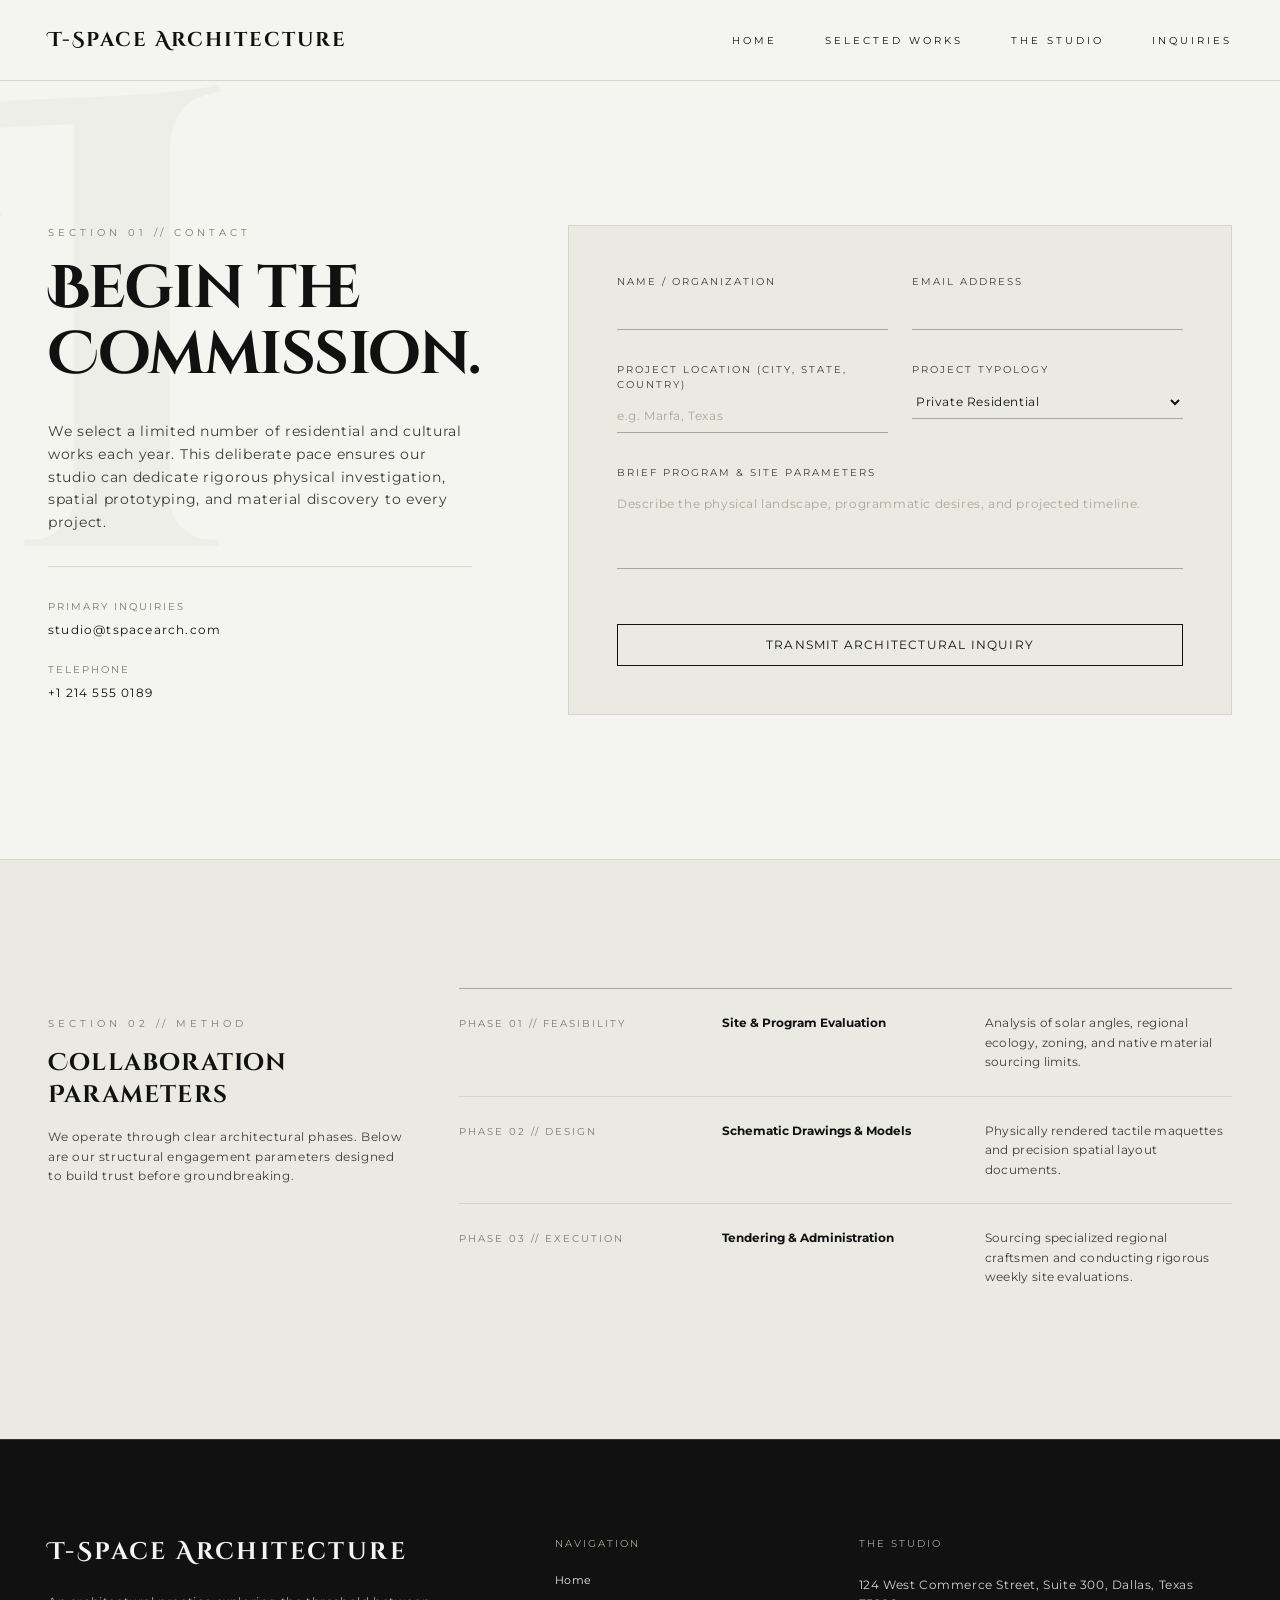
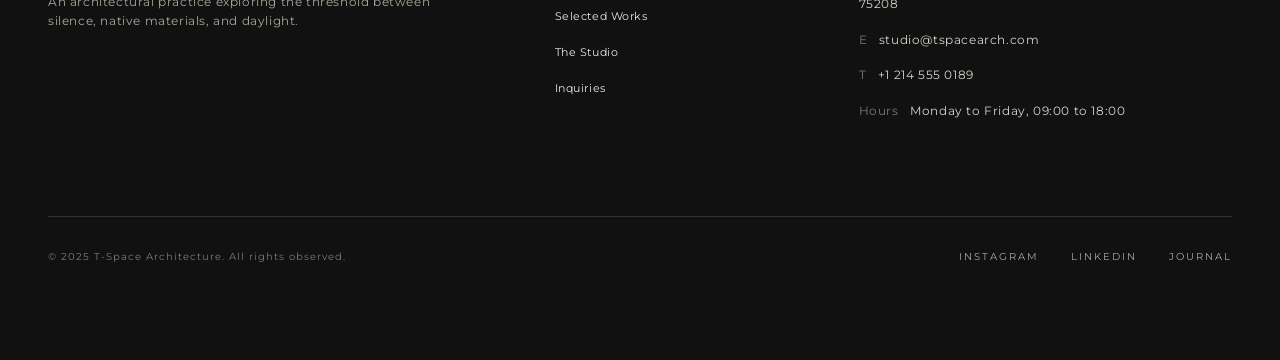
<file: contact.html>
<!DOCTYPE html>
<html lang="en">
<head>
<meta charset="utf-8">
<meta name="viewport" content="width=device-width, initial-scale=1">
<title>Inquiries | T-Space Architecture</title>
<meta name="description" content="Initiate an architectural commission. Share your site parameters, program requirements, and vision with our studio.">
<link rel="canonical" href="https://t-space-2c9a.sites.tibly.ai/contact">
<meta property="og:type" content="website">
<meta property="og:url" content="https://t-space-2c9a.sites.tibly.ai/contact">
<meta property="og:site_name" content="T-Space Architecture">
<meta property="og:title" content="Inquiries | T-Space Architecture">
<meta property="og:description" content="Initiate an architectural commission. Share your site parameters, program requirements, and vision with our studio.">
<meta name="twitter:card" content="summary_large_image">
<link rel="icon" href="/favicon.svg" type="image/svg+xml">
<link rel="preconnect" href="https://fonts.googleapis.com">
<link rel="preconnect" href="https://fonts.gstatic.com" crossorigin>
<link href="https://fonts.googleapis.com/css2?family=Cinzel+Decorative:wght@400;700&family=Montserrat:wght@300;400;500;600&display=swap" rel="stylesheet">
<link rel="stylesheet" href="/styles.css">
</head>
<body>
<!-- block:header -->
<header class="bg-brand-100 border-b border-brand-300 sticky top-0 z-50">
  <div class="max-w-7xl mx-auto px-6 lg:px-12 h-20 flex items-center justify-between">
    <div class="flex items-baseline gap-1">
      <a href="/" class="font-display text-lg lg:text-xl font-bold tracking-widest text-ink hover:opacity-80 transition-opacity" data-tibly-field="business-name">
        T-Space Architecture
      </a>
    </div>
    
    <nav class="hidden md:flex items-center space-x-12">
      <a href="/" class="font-body text-[10px] tracking-[0.3em] uppercase text-ink hover:text-brand-500 transition-colors py-2">Home</a>
      <a href="/portfolio" class="font-body text-[10px] tracking-[0.3em] uppercase text-ink hover:text-brand-500 transition-colors py-2">Selected Works</a>
      <a href="/studio" class="font-body text-[10px] tracking-[0.3em] uppercase text-ink hover:text-brand-500 transition-colors py-2">The Studio</a>
      <a href="/contact" class="font-body text-[10px] tracking-[0.3em] uppercase text-ink hover:text-brand-500 transition-colors py-2">Inquiries</a>
    </nav>

    <!-- Mobile Menu Button (Triggered via peer toggle or CSS fallback pattern) -->
    <div class="md:hidden flex items-center">
      <label for="mobile-menu-toggle" class="cursor-pointer font-body text-[10px] tracking-[0.2em] uppercase text-ink py-2">
        Menu
      </label>
    </div>
  </div>
  
  <!-- CSS-Only Mobile Navigation Drawer -->
  <input type="checkbox" id="mobile-menu-toggle" class="peer hidden" />
  <div class="peer-checked:grid grid-rows-[1fr] grid hidden md:hidden transition-all duration-300 ease-in-out border-t border-brand-300 bg-brand-200">
    <div class="overflow-hidden">
      <nav class="flex flex-col space-y-6 px-6 py-8">
        <a href="/" class="font-body text-[10px] tracking-[0.3em] uppercase text-ink">Home</a>
        <a href="/portfolio" class="font-body text-[10px] tracking-[0.3em] uppercase text-ink">Selected Works</a>
        <a href="/studio" class="font-body text-[10px] tracking-[0.3em] uppercase text-ink">The Studio</a>
        <a href="/contact" class="font-body text-[10px] tracking-[0.3em] uppercase text-ink">Inquiries</a>
      </nav>
    </div>
  </div>
</header>
<!-- /block:header -->
<!-- block:contact-cta -->
<section class="relative bg-brand-100 py-24 lg:py-36 overflow-hidden border-b border-brand-300" data-block="contact-cta">
  <!-- Memorable Move: Giant typographic background letter & editorial asymmetric split -->
  <div class="absolute -top-12 -left-12 pointer-events-none select-none">
    <span class="font-display text-[22rem] lg:text-[40rem] leading-none text-brand-200/50 font-bold tracking-tighter">I</span>
  </div>

  <div class="relative max-w-7xl mx-auto px-6 lg:px-12 grid grid-cols-1 lg:grid-cols-12 gap-16 items-start">
    
    <!-- Left Column: Editorial Intro -->
    <div class="lg:col-span-5 space-y-8 lg:pr-8">
      <div class="space-y-4">
        <span class="font-body text-[10px] tracking-[0.4em] uppercase text-brand-500 block">Section 01 // Contact</span>
        <h1 class="font-display text-4xl lg:text-6xl font-bold tracking-tight text-ink leading-[1.1]">
          Begin the<br>Commission.
        </h1>
      </div>
      
      <p class="font-body text-xs lg:text-sm text-brand-700 tracking-wider leading-relaxed max-w-md">
        We select a limited number of residential and cultural works each year. This deliberate pace ensures our studio can dedicate rigorous physical investigation, spatial prototyping, and material discovery to every project.
      </p>

      <div class="pt-8 border-t border-brand-300 space-y-6">
        <div>
          <h2 class="font-body text-[10px] tracking-[0.2em] uppercase text-brand-500 mb-2">Primary Inquiries</h2>
          <p class="font-body text-xs text-ink tracking-widest">
            <a href="mailto:studio@tspacearch.com" data-tibly-field="email" class="hover:underline">studio@tspacearch.com</a>
          </p>
        </div>
        <div>
          <h2 class="font-body text-[10px] tracking-[0.2em] uppercase text-brand-500 mb-2">Telephone</h2>
          <p class="font-body text-xs text-ink tracking-widest">
            <a href="tel:+12145550189" data-tibly-field="phone" class="hover:underline">+1 214 555 0189</a>
          </p>
        </div>
      </div>
    </div>

    <!-- Right Column: Structured Architecture Intake Form -->
    <div class="lg:col-span-7 bg-brand-200 p-8 lg:p-12 border border-brand-300">
      <form method="POST" action="https://api.tibly.ai/api/public/site-forms" class="space-y-8">
        <input type="hidden" name="_page" value="/contact">
        <input type="text" name="_gotcha" class="hidden" tabindex="-1" autocomplete="off" aria-hidden="true">

        <div class="grid grid-cols-1 md:grid-cols-2 gap-6">
          <div class="space-y-2">
            <label for="name" class="font-body text-[10px] tracking-[0.2em] uppercase text-brand-700 block">Name / Organization</label>
            <input type="text" id="name" name="name" required class="w-full bg-transparent border-b border-brand-400 focus:border-ink py-2 text-xs font-body tracking-wider text-ink focus:outline-none transition-colors">
          </div>
          <div class="space-y-2">
            <label for="email" class="font-body text-[10px] tracking-[0.2em] uppercase text-brand-700 block">Email Address</label>
            <input type="email" id="email" name="email" required class="w-full bg-transparent border-b border-brand-400 focus:border-ink py-2 text-xs font-body tracking-wider text-ink focus:outline-none transition-colors">
          </div>
        </div>

        <div class="grid grid-cols-1 md:grid-cols-2 gap-6">
          <div class="space-y-2">
            <label for="location" class="font-body text-[10px] tracking-[0.2em] uppercase text-brand-700 block">Project Location (City, State, Country)</label>
            <input type="text" id="location" name="location" placeholder="e.g. Marfa, Texas" class="w-full bg-transparent border-b border-brand-400 focus:border-ink py-2 text-xs font-body tracking-wider text-ink focus:outline-none placeholder-brand-400 transition-colors">
          </div>
          <div class="space-y-2">
            <label for="typology" class="font-body text-[10px] tracking-[0.2em] uppercase text-brand-700 block">Project Typology</label>
            <select id="typology" name="typology" class="w-full bg-transparent border-b border-brand-400 focus:border-ink py-2 text-xs font-body tracking-wider text-ink focus:outline-none transition-colors">
              <option value="residential" class="bg-brand-200">Private Residential</option>
              <option value="cultural" class="bg-brand-200">Cultural & Institutional</option>
              <option value="restoration" class="bg-brand-200">Restoration & Adaptive Reuse</option>
              <option value="other" class="bg-brand-200">Other Typology</option>
            </select>
          </div>
        </div>

        <div class="space-y-2">
          <label for="message" class="font-body text-[10px] tracking-[0.2em] uppercase text-brand-700 block">Brief Program & Site Parameters</label>
          <textarea id="message" name="message" rows="4" placeholder="Describe the physical landscape, programmatic desires, and projected timeline." class="w-full bg-transparent border-b border-brand-400 focus:border-ink py-2 text-xs font-body tracking-wider text-ink focus:outline-none placeholder-brand-400 transition-colors resize-none"></textarea>
        </div>

        <div class="pt-4">
          <button type="submit" class="btn w-full text-center">
            Transmit Architectural Inquiry
          </button>
        </div>
      </form>
    </div>

  </div>
</section>
<!-- /block:contact-cta -->
<!-- block:spec-table -->
<section class="bg-brand-200 py-20 lg:py-32" data-block="spec-table">
  <div class="max-w-7xl mx-auto px-6 lg:px-12">
    
    <!-- Grid layout breaking the center default -->
    <div class="grid grid-cols-1 lg:grid-cols-12 gap-12 items-baseline">
      
      <!-- Tiny navigation style header on the left -->
      <div class="lg:col-span-4 space-y-4">
        <span class="font-body text-[10px] tracking-[0.4em] uppercase text-brand-500 block">Section 02 // Method</span>
        <h2 class="font-display text-2xl font-bold tracking-wider text-ink">Collaboration Parameters</h2>
        <p class="font-body text-xs text-brand-700 tracking-wider leading-relaxed max-w-sm">
          We operate through clear architectural phases. Below are our structural engagement parameters designed to build trust before groundbreaking.
        </p>
      </div>

      <!-- Detail spec table on the right -->
      <div class="lg:col-span-8 border-t border-brand-400">
        <div class="divide-y divide-brand-300">
          
          <div class="py-6 grid grid-cols-1 md:grid-cols-3 gap-4 items-baseline">
            <span class="font-body text-[10px] tracking-[0.2em] uppercase text-brand-500">Phase 01 // Feasibility</span>
            <span class="font-body text-xs font-bold text-ink md:col-span-1">Site & Program Evaluation</span>
            <p class="font-body text-xs text-brand-700 leading-relaxed tracking-wide md:col-span-1">
              Analysis of solar angles, regional ecology, zoning, and native material sourcing limits.
            </p>
          </div>

          <div class="py-6 grid grid-cols-1 md:grid-cols-3 gap-4 items-baseline">
            <span class="font-body text-[10px] tracking-[0.2em] uppercase text-brand-500">Phase 02 // Design</span>
            <span class="font-body text-xs font-bold text-ink md:col-span-1">Schematic Drawings & Models</span>
            <p class="font-body text-xs text-brand-700 leading-relaxed tracking-wide md:col-span-1">
              Physically rendered tactile maquettes and precision spatial layout documents.
            </p>
          </div>

          <div class="py-6 grid grid-cols-1 md:grid-cols-3 gap-4 items-baseline">
            <span class="font-body text-[10px] tracking-[0.2em] uppercase text-brand-500">Phase 03 // Execution</span>
            <span class="font-body text-xs font-bold text-ink md:col-span-1">Tendering & Administration</span>
            <p class="font-body text-xs text-brand-700 leading-relaxed tracking-wide md:col-span-1">
              Sourcing specialized regional craftsmen and conducting rigorous weekly site evaluations.
            </p>
          </div>

        </div>
      </div>

    </div>

  </div>
</section>
<!-- /block:spec-table -->
<!-- block:footer -->
<footer class="bg-brand-900 text-brand-100 border-t border-brand-800">
  <div class="max-w-7xl mx-auto px-6 lg:px-12 py-16 lg:py-24">
    <!-- Main Footer Grid -->
    <div class="grid grid-cols-1 md:grid-cols-12 gap-12 lg:gap-8 items-start mb-16 lg:mb-24">
      
      <!-- Column 1: Brand & Identity -->
      <div class="md:col-span-4 lg:col-span-5 space-y-6">
        <h3 class="font-display text-xl lg:text-2xl font-bold tracking-widest" data-tibly-field="business-name">
          T-Space Architecture
        </h3>
        <p class="font-body text-xs text-brand-400 max-w-sm leading-relaxed tracking-wider">
          An architectural practice exploring the threshold between silence, native materials, and daylight.
        </p>
      </div>

      <!-- Column 2: Navigation Links -->
      <div class="md:col-span-3 lg:col-span-3 space-y-4">
        <h4 class="font-body text-[10px] tracking-[0.2em] uppercase text-brand-400">Navigation</h4>
        <ul class="space-y-3">
          <li><a href="/" class="font-body text-[11px] tracking-wider text-brand-200 hover:text-brand-100 transition-colors">Home</a></li>
          <li><a href="/portfolio" class="font-body text-[11px] tracking-wider text-brand-200 hover:text-brand-100 transition-colors">Selected Works</a></li>
          <li><a href="/studio" class="font-body text-[11px] tracking-wider text-brand-200 hover:text-brand-100 transition-colors">The Studio</a></li>
          <li><a href="/contact" class="font-body text-[11px] tracking-wider text-brand-200 hover:text-brand-100 transition-colors">Inquiries</a></li>
        </ul>
      </div>

      <!-- Column 3: Contact & Studio Info -->
      <div class="md:col-span-5 lg:col-span-4 space-y-6">
        <h4 class="font-body text-[10px] tracking-[0.2em] uppercase text-brand-400">The Studio</h4>
        <div class="space-y-4 font-body text-xs text-brand-300 tracking-wider leading-relaxed">
          <p data-tibly-field="address" class="block">124 West Commerce Street, Suite 300, Dallas, Texas 75208</p>
          <p class="block">
            <span class="text-brand-500 mr-2">E</span>
            <a href="mailto:studio@tspacearch.com" data-tibly-field="email" class="hover:text-brand-100 transition-colors">studio@tspacearch.com</a>
          </p>
          <p class="block">
            <span class="text-brand-500 mr-2">T</span>
            <a href="tel:+12145550189" data-tibly-field="phone" class="hover:text-brand-100 transition-colors">+1 214 555 0189</a>
          </p>
          <p class="block">
            <span class="text-brand-500 mr-2">Hours</span>
            <span data-tibly-field="hours">Monday to Friday, 09:00 to 18:00</span>
          </p>
        </div>
      </div>

    </div>

    <!-- Bottom Metadata Row -->
    <div class="border-t border-brand-800 pt-8 flex flex-col md:flex-row items-start md:items-center justify-between gap-6">
      <p class="font-body text-[10px] tracking-widest text-brand-500">
        &copy; 2025 T-Space Architecture. All rights observed.
      </p>
      
      <!-- Social Media Platform Container -->
      <div data-tibly-field="links" class="flex items-center space-x-8">
        <a href="https://instagram.com" target="_blank" rel="noopener noreferrer" class="font-body text-[10px] tracking-[0.2em] uppercase text-brand-400 hover:text-brand-100 transition-colors">Instagram</a>
        <a href="https://linkedin.com" target="_blank" rel="noopener noreferrer" class="font-body text-[10px] tracking-[0.2em] uppercase text-brand-400 hover:text-brand-100 transition-colors">LinkedIn</a>
        <a href="https://journal.tspacearch.com" class="font-body text-[10px] tracking-[0.2em] uppercase text-brand-400 hover:text-brand-100 transition-colors">Journal</a>
      </div>
    </div>
  </div>
</footer>
<!-- /block:footer -->
  <script async src="https://api.tibly.ai/widget/v1.js"></script>
</body>
</html>
</file>
<file: styles.css>
/*! tailwindcss v4.3.2 | MIT License | https://tailwindcss.com */
@layer properties{@supports (((-webkit-hyphens:none)) and (not (margin-trim:inline))) or ((-moz-orient:inline) and (not (color:rgb(from red r g b)))){*,:before,:after,::backdrop{--tw-translate-x:0;--tw-translate-y:0;--tw-translate-z:0;--tw-space-y-reverse:0;--tw-space-x-reverse:0;--tw-divide-y-reverse:0;--tw-border-style:solid;--tw-leading:initial;--tw-font-weight:initial;--tw-tracking:initial;--tw-shadow:0 0 #0000;--tw-shadow-color:initial;--tw-shadow-alpha:100%;--tw-inset-shadow:0 0 #0000;--tw-inset-shadow-color:initial;--tw-inset-shadow-alpha:100%;--tw-ring-color:initial;--tw-ring-shadow:0 0 #0000;--tw-inset-ring-color:initial;--tw-inset-ring-shadow:0 0 #0000;--tw-ring-inset:initial;--tw-ring-offset-width:0px;--tw-ring-offset-color:#fff;--tw-ring-offset-shadow:0 0 #0000;--tw-blur:initial;--tw-brightness:initial;--tw-contrast:initial;--tw-grayscale:initial;--tw-hue-rotate:initial;--tw-invert:initial;--tw-opacity:initial;--tw-saturate:initial;--tw-sepia:initial;--tw-drop-shadow:initial;--tw-drop-shadow-color:initial;--tw-drop-shadow-alpha:100%;--tw-drop-shadow-size:initial;--tw-duration:initial;--tw-ease:initial;--tw-scale-x:1;--tw-scale-y:1;--tw-scale-z:1}}}@layer theme{:root,:host{--font-sans:ui-sans-serif, system-ui, sans-serif, "Apple Color Emoji", "Segoe UI Emoji", "Segoe UI Symbol", "Noto Color Emoji";--font-mono:ui-monospace, SFMono-Regular, Menlo, Monaco, Consolas, "Liberation Mono", "Courier New", monospace;--spacing:.25rem;--container-sm:24rem;--container-md:28rem;--container-xl:36rem;--container-2xl:42rem;--container-4xl:56rem;--container-5xl:64rem;--container-7xl:80rem;--text-xs:.75rem;--text-xs--line-height:calc(1 / .75);--text-sm:.875rem;--text-sm--line-height:calc(1.25 / .875);--text-base:1rem;--text-base--line-height:calc(1.5 / 1);--text-lg:1.125rem;--text-lg--line-height:calc(1.75 / 1.125);--text-xl:1.25rem;--text-xl--line-height:calc(1.75 / 1.25);--text-2xl:1.5rem;--text-2xl--line-height:calc(2 / 1.5);--text-3xl:1.875rem;--text-3xl--line-height:calc(2.25 / 1.875);--text-4xl:2.25rem;--text-4xl--line-height:calc(2.5 / 2.25);--text-5xl:3rem;--text-5xl--line-height:1;--text-6xl:3.75rem;--text-6xl--line-height:1;--text-7xl:4.5rem;--text-7xl--line-height:1;--text-8xl:6rem;--text-8xl--line-height:1;--font-weight-light:300;--font-weight-normal:400;--font-weight-semibold:600;--font-weight-bold:700;--font-weight-black:900;--tracking-tighter:-.05em;--tracking-tight:-.025em;--tracking-wide:.025em;--tracking-wider:.05em;--tracking-widest:.1em;--leading-tight:1.25;--leading-snug:1.375;--leading-relaxed:1.625;--ease-out:cubic-bezier(0, 0, .2, 1);--ease-in-out:cubic-bezier(.4, 0, .2, 1);--aspect-video:16 / 9;--default-transition-duration:.15s;--default-transition-timing-function:cubic-bezier(.4, 0, .2, 1);--default-font-family:var(--font-sans);--default-mono-font-family:var(--font-mono);--font-display:"Cinzel Decorative", serif;--font-body:"Montserrat", sans-serif;--color-ink:#111;--color-brand-100:#f4f4f0;--color-brand-200:#eaeae3;--color-brand-300:#d5d5ca;--color-brand-400:#a8a899;--color-brand-500:#7a7a6e;--color-brand-600:#5c5c52;--color-brand-700:#3e3e37;--color-brand-800:#333;--color-brand-900:#111}}@layer base{*,:after,:before,::backdrop{box-sizing:border-box;border:0 solid;margin:0;padding:0}::file-selector-button{box-sizing:border-box;border:0 solid;margin:0;padding:0}html,:host{-webkit-text-size-adjust:100%;tab-size:4;line-height:1.5;font-family:var(--default-font-family,ui-sans-serif, system-ui, sans-serif, "Apple Color Emoji", "Segoe UI Emoji", "Segoe UI Symbol", "Noto Color Emoji");font-feature-settings:var(--default-font-feature-settings,normal);font-variation-settings:var(--default-font-variation-settings,normal);-webkit-tap-highlight-color:transparent}hr{height:0;color:inherit;border-top-width:1px}abbr:where([title]){-webkit-text-decoration:underline dotted;text-decoration:underline dotted}h1,h2,h3,h4,h5,h6{font-size:inherit;font-weight:inherit}a{color:inherit;-webkit-text-decoration:inherit;-webkit-text-decoration:inherit;-webkit-text-decoration:inherit;text-decoration:inherit}b,strong{font-weight:bolder}code,kbd,samp,pre{font-family:var(--default-mono-font-family,ui-monospace, SFMono-Regular, Menlo, Monaco, Consolas, "Liberation Mono", "Courier New", monospace);font-feature-settings:var(--default-mono-font-feature-settings,normal);font-variation-settings:var(--default-mono-font-variation-settings,normal);font-size:1em}small{font-size:80%}sub,sup{vertical-align:baseline;font-size:75%;line-height:0;position:relative}sub{bottom:-.25em}sup{top:-.5em}table{text-indent:0;border-color:inherit;border-collapse:collapse}:-moz-focusring{outline:auto}progress{vertical-align:baseline}summary{display:list-item}ol,ul,menu{list-style:none}img,svg,video,canvas,audio,iframe,embed,object{vertical-align:middle;display:block}img,video{max-width:100%;height:auto}button,input,select,optgroup,textarea{font:inherit;font-feature-settings:inherit;font-variation-settings:inherit;letter-spacing:inherit;color:inherit;opacity:1;background-color:#0000;border-radius:0}::file-selector-button{font:inherit;font-feature-settings:inherit;font-variation-settings:inherit;letter-spacing:inherit;color:inherit;opacity:1;background-color:#0000;border-radius:0}:where(select:is([multiple],[size])) optgroup{font-weight:bolder}:where(select:is([multiple],[size])) optgroup option{padding-inline-start:20px}::file-selector-button{margin-inline-end:4px}::placeholder{opacity:1}@supports (not ((-webkit-appearance:-apple-pay-button))) or (contain-intrinsic-size:1px){::placeholder{color:currentColor}@supports (color:color-mix(in lab, red, red)){::placeholder{color:color-mix(in oklab, currentcolor 50%, transparent)}}}textarea{resize:vertical}::-webkit-search-decoration{-webkit-appearance:none}::-webkit-date-and-time-value{min-height:1lh;text-align:inherit}::-webkit-datetime-edit{display:inline-flex}::-webkit-datetime-edit-fields-wrapper{padding:0}::-webkit-datetime-edit{padding-block:0}::-webkit-datetime-edit-year-field{padding-block:0}::-webkit-datetime-edit-month-field{padding-block:0}::-webkit-datetime-edit-day-field{padding-block:0}::-webkit-datetime-edit-hour-field{padding-block:0}::-webkit-datetime-edit-minute-field{padding-block:0}::-webkit-datetime-edit-second-field{padding-block:0}::-webkit-datetime-edit-millisecond-field{padding-block:0}::-webkit-datetime-edit-meridiem-field{padding-block:0}::-webkit-calendar-picker-indicator{line-height:1}:-moz-ui-invalid{box-shadow:none}button,input:where([type=button],[type=reset],[type=submit]){appearance:button}::file-selector-button{appearance:button}::-webkit-inner-spin-button{height:auto}::-webkit-outer-spin-button{height:auto}[hidden]:where(:not([hidden=until-found])){display:none!important}}@layer components{.btn{border-style:var(--tw-border-style);border-width:1px;border-color:var(--color-ink);padding-inline:calc(var(--spacing) * 8);padding-block:calc(var(--spacing) * 3);font-family:var(--font-body);font-size:var(--text-xs);line-height:var(--tw-leading,var(--text-xs--line-height));--tw-tracking:var(--tracking-widest);letter-spacing:var(--tracking-widest);color:var(--color-ink);text-transform:uppercase;transition-property:color,background-color,border-color,outline-color,text-decoration-color,fill,stroke,--tw-gradient-from,--tw-gradient-via,--tw-gradient-to;transition-timing-function:var(--tw-ease,var(--default-transition-timing-function));transition-duration:var(--tw-duration,var(--default-transition-duration));--tw-duration:.3s;transition-duration:.3s;display:inline-block}@media (hover:hover){.btn:hover{background-color:var(--color-ink);color:var(--color-brand-100)}}.btn:focus{--tw-ring-shadow:var(--tw-ring-inset,) 0 0 0 calc(1px + var(--tw-ring-offset-width)) var(--tw-ring-color,currentcolor);box-shadow:var(--tw-inset-shadow), var(--tw-inset-ring-shadow), var(--tw-ring-offset-shadow), var(--tw-ring-shadow), var(--tw-shadow);--tw-ring-color:var(--color-ink);--tw-outline-style:none;outline-style:none}.btn-secondary{background-color:var(--color-ink);padding-inline:calc(var(--spacing) * 8);padding-block:calc(var(--spacing) * 3);font-family:var(--font-body);font-size:var(--text-xs);line-height:var(--tw-leading,var(--text-xs--line-height));--tw-tracking:var(--tracking-widest);letter-spacing:var(--tracking-widest);color:var(--color-brand-100);text-transform:uppercase;transition-property:color,background-color,border-color,outline-color,text-decoration-color,fill,stroke,--tw-gradient-from,--tw-gradient-via,--tw-gradient-to;transition-timing-function:var(--tw-ease,var(--default-transition-timing-function));transition-duration:var(--tw-duration,var(--default-transition-duration));--tw-duration:.3s;transition-duration:.3s;display:inline-block}@media (hover:hover){.btn-secondary:hover{background-color:var(--color-brand-800)}}.btn-secondary:focus{--tw-outline-style:none;outline-style:none}.card{border-style:var(--tw-border-style);border-width:1px;border-color:var(--color-brand-300);background-color:var(--color-brand-100);padding:calc(var(--spacing) * 6);transition-property:all;transition-timing-function:var(--tw-ease,var(--default-transition-timing-function));transition-duration:var(--tw-duration,var(--default-transition-duration));--tw-duration:.3s;transition-duration:.3s}@media (hover:hover){.card:hover{border-color:var(--color-ink)}}}@layer utilities{.pointer-events-none{pointer-events:none}.visible{visibility:visible}.absolute{position:absolute}.relative{position:relative}.sticky{position:sticky}.-top-12{top:calc(var(--spacing) * -12)}.-top-16{top:calc(var(--spacing) * -16)}.top-0{top:0}.top-1\/2{top:50%}.top-10{top:calc(var(--spacing) * 10)}.right-0{right:0}.right-6{right:calc(var(--spacing) * 6)}.bottom-0{bottom:0}.-left-8{left:calc(var(--spacing) * -8)}.-left-12{left:calc(var(--spacing) * -12)}.left-0{left:0}.left-1\/2{left:50%}.left-6{left:calc(var(--spacing) * 6)}.z-0{z-index:0}.z-10{z-index:10}.z-50{z-index:50}.order-1{order:1}.order-2{order:2}.mx-auto{margin-inline:auto}.my-auto{margin-block:auto}.mt-1{margin-top:var(--spacing)}.mr-2{margin-right:calc(var(--spacing) * 2)}.mb-2{margin-bottom:calc(var(--spacing) * 2)}.mb-4{margin-bottom:calc(var(--spacing) * 4)}.mb-6{margin-bottom:calc(var(--spacing) * 6)}.mb-8{margin-bottom:calc(var(--spacing) * 8)}.mb-10{margin-bottom:calc(var(--spacing) * 10)}.mb-12{margin-bottom:calc(var(--spacing) * 12)}.mb-16{margin-bottom:calc(var(--spacing) * 16)}.mb-20{margin-bottom:calc(var(--spacing) * 20)}.block{display:block}.flex{display:flex}.grid{display:grid}.hidden{display:none}.table{display:table}.aspect-\[1\/1\]{aspect-ratio:1}.aspect-\[4\/3\]{aspect-ratio:4/3}.aspect-\[16\/10\]{aspect-ratio:16/10}.aspect-square{aspect-ratio:1}.aspect-video{aspect-ratio:var(--aspect-video)}.h-20{height:calc(var(--spacing) * 20)}.h-\[1px\]{height:1px}.h-full{height:100%}.h-px{height:1px}.min-h-\[90vh\]{min-height:90vh}.w-24{width:calc(var(--spacing) * 24)}.w-full{width:100%}.max-w-2xl{max-width:var(--container-2xl)}.max-w-4xl{max-width:var(--container-4xl)}.max-w-5xl{max-width:var(--container-5xl)}.max-w-7xl{max-width:var(--container-7xl)}.max-w-md{max-width:var(--container-md)}.max-w-sm{max-width:var(--container-sm)}.max-w-xl{max-width:var(--container-xl)}.min-w-\[640px\]{min-width:640px}.-translate-x-1\/2{--tw-translate-x:calc(calc(1 / 2 * 100%) * -1);translate:var(--tw-translate-x) var(--tw-translate-y)}.-translate-x-1\/4{--tw-translate-x:calc(calc(1 / 4 * 100%) * -1);translate:var(--tw-translate-x) var(--tw-translate-y)}.translate-x-1\/4{--tw-translate-x:calc(1 / 4 * 100%);translate:var(--tw-translate-x) var(--tw-translate-y)}.translate-x-1\/12{--tw-translate-x:calc(1 / 12 * 100%);translate:var(--tw-translate-x) var(--tw-translate-y)}.-translate-y-1\/2{--tw-translate-y:calc(calc(1 / 2 * 100%) * -1);translate:var(--tw-translate-x) var(--tw-translate-y)}.translate-y-1\/4{--tw-translate-y:calc(1 / 4 * 100%);translate:var(--tw-translate-x) var(--tw-translate-y)}.cursor-pointer{cursor:pointer}.resize-none{resize:none}.grid-cols-1{grid-template-columns:repeat(1,minmax(0,1fr))}.grid-cols-2{grid-template-columns:repeat(2,minmax(0,1fr))}.grid-rows-\[1fr\]{grid-template-rows:1fr}.flex-col{flex-direction:column}.items-baseline{align-items:baseline}.items-center{align-items:center}.items-start{align-items:flex-start}.justify-between{justify-content:space-between}.justify-center{justify-content:center}.gap-1{gap:var(--spacing)}.gap-4{gap:calc(var(--spacing) * 4)}.gap-6{gap:calc(var(--spacing) * 6)}.gap-8{gap:calc(var(--spacing) * 8)}.gap-12{gap:calc(var(--spacing) * 12)}.gap-16{gap:calc(var(--spacing) * 16)}:where(.space-y-1>:not(:last-child)){--tw-space-y-reverse:0;margin-block-start:calc(var(--spacing) * var(--tw-space-y-reverse));margin-block-end:calc(var(--spacing) * calc(1 - var(--tw-space-y-reverse)))}:where(.space-y-2>:not(:last-child)){--tw-space-y-reverse:0;margin-block-start:calc(calc(var(--spacing) * 2) * var(--tw-space-y-reverse));margin-block-end:calc(calc(var(--spacing) * 2) * calc(1 - var(--tw-space-y-reverse)))}:where(.space-y-3>:not(:last-child)){--tw-space-y-reverse:0;margin-block-start:calc(calc(var(--spacing) * 3) * var(--tw-space-y-reverse));margin-block-end:calc(calc(var(--spacing) * 3) * calc(1 - var(--tw-space-y-reverse)))}:where(.space-y-4>:not(:last-child)){--tw-space-y-reverse:0;margin-block-start:calc(calc(var(--spacing) * 4) * var(--tw-space-y-reverse));margin-block-end:calc(calc(var(--spacing) * 4) * calc(1 - var(--tw-space-y-reverse)))}:where(.space-y-6>:not(:last-child)){--tw-space-y-reverse:0;margin-block-start:calc(calc(var(--spacing) * 6) * var(--tw-space-y-reverse));margin-block-end:calc(calc(var(--spacing) * 6) * calc(1 - var(--tw-space-y-reverse)))}:where(.space-y-8>:not(:last-child)){--tw-space-y-reverse:0;margin-block-start:calc(calc(var(--spacing) * 8) * var(--tw-space-y-reverse));margin-block-end:calc(calc(var(--spacing) * 8) * calc(1 - var(--tw-space-y-reverse)))}:where(.space-y-12>:not(:last-child)){--tw-space-y-reverse:0;margin-block-start:calc(calc(var(--spacing) * 12) * var(--tw-space-y-reverse));margin-block-end:calc(calc(var(--spacing) * 12) * calc(1 - var(--tw-space-y-reverse)))}:where(.space-y-16>:not(:last-child)){--tw-space-y-reverse:0;margin-block-start:calc(calc(var(--spacing) * 16) * var(--tw-space-y-reverse));margin-block-end:calc(calc(var(--spacing) * 16) * calc(1 - var(--tw-space-y-reverse)))}:where(.space-y-32>:not(:last-child)){--tw-space-y-reverse:0;margin-block-start:calc(calc(var(--spacing) * 32) * var(--tw-space-y-reverse));margin-block-end:calc(calc(var(--spacing) * 32) * calc(1 - var(--tw-space-y-reverse)))}:where(.space-x-8>:not(:last-child)){--tw-space-x-reverse:0;margin-inline-start:calc(calc(var(--spacing) * 8) * var(--tw-space-x-reverse));margin-inline-end:calc(calc(var(--spacing) * 8) * calc(1 - var(--tw-space-x-reverse)))}:where(.space-x-12>:not(:last-child)){--tw-space-x-reverse:0;margin-inline-start:calc(calc(var(--spacing) * 12) * var(--tw-space-x-reverse));margin-inline-end:calc(calc(var(--spacing) * 12) * calc(1 - var(--tw-space-x-reverse)))}:where(.divide-y>:not(:last-child)){--tw-divide-y-reverse:0;border-bottom-style:var(--tw-border-style);border-top-style:var(--tw-border-style);border-top-width:calc(1px * var(--tw-divide-y-reverse));border-bottom-width:calc(1px * calc(1 - var(--tw-divide-y-reverse)))}:where(.divide-brand-300>:not(:last-child)){border-color:var(--color-brand-300)}:where(.divide-brand-300\/60>:not(:last-child)){border-color:#d5d5ca99}@supports (color:color-mix(in lab, red, red)){:where(.divide-brand-300\/60>:not(:last-child)){border-color:color-mix(in oklab, var(--color-brand-300) 60%, transparent)}}.overflow-hidden{overflow:hidden}.overflow-x-auto{overflow-x:auto}.border{border-style:var(--tw-border-style);border-width:1px}.border-t{border-top-style:var(--tw-border-style);border-top-width:1px}.border-b{border-bottom-style:var(--tw-border-style);border-bottom-width:1px}.border-brand-100{border-color:var(--color-brand-100)}.border-brand-300{border-color:var(--color-brand-300)}.border-brand-400{border-color:var(--color-brand-400)}.border-brand-800{border-color:var(--color-brand-800)}.bg-brand-100{background-color:var(--color-brand-100)}.bg-brand-200{background-color:var(--color-brand-200)}.bg-brand-300{background-color:var(--color-brand-300)}.bg-brand-600{background-color:var(--color-brand-600)}.bg-brand-900{background-color:var(--color-brand-900)}.bg-transparent{background-color:#0000}.object-cover{object-fit:cover}.p-2{padding:calc(var(--spacing) * 2)}.p-8{padding:calc(var(--spacing) * 8)}.px-2{padding-inline:calc(var(--spacing) * 2)}.px-4{padding-inline:calc(var(--spacing) * 4)}.px-6{padding-inline:calc(var(--spacing) * 6)}.py-2{padding-block:calc(var(--spacing) * 2)}.py-3{padding-block:calc(var(--spacing) * 3)}.py-6{padding-block:calc(var(--spacing) * 6)}.py-8{padding-block:calc(var(--spacing) * 8)}.py-16{padding-block:calc(var(--spacing) * 16)}.py-20{padding-block:calc(var(--spacing) * 20)}.py-24{padding-block:calc(var(--spacing) * 24)}.pt-2{padding-top:calc(var(--spacing) * 2)}.pt-4{padding-top:calc(var(--spacing) * 4)}.pt-6{padding-top:calc(var(--spacing) * 6)}.pt-8{padding-top:calc(var(--spacing) * 8)}.pt-20{padding-top:calc(var(--spacing) * 20)}.pr-6{padding-right:calc(var(--spacing) * 6)}.pb-2{padding-bottom:calc(var(--spacing) * 2)}.pb-4{padding-bottom:calc(var(--spacing) * 4)}.pb-8{padding-bottom:calc(var(--spacing) * 8)}.pb-12{padding-bottom:calc(var(--spacing) * 12)}.pl-6{padding-left:calc(var(--spacing) * 6)}.text-center{text-align:center}.text-left{text-align:left}.text-right{text-align:right}.font-body{font-family:var(--font-body)}.font-display{font-family:var(--font-display)}.font-mono{font-family:var(--font-mono)}.text-2xl{font-size:var(--text-2xl);line-height:var(--tw-leading,var(--text-2xl--line-height))}.text-3xl{font-size:var(--text-3xl);line-height:var(--tw-leading,var(--text-3xl--line-height))}.text-4xl{font-size:var(--text-4xl);line-height:var(--tw-leading,var(--text-4xl--line-height))}.text-base{font-size:var(--text-base);line-height:var(--tw-leading,var(--text-base--line-height))}.text-lg{font-size:var(--text-lg);line-height:var(--tw-leading,var(--text-lg--line-height))}.text-sm{font-size:var(--text-sm);line-height:var(--tw-leading,var(--text-sm--line-height))}.text-xl{font-size:var(--text-xl);line-height:var(--tw-leading,var(--text-xl--line-height))}.text-xs{font-size:var(--text-xs);line-height:var(--tw-leading,var(--text-xs--line-height))}.text-\[8px\]{font-size:8px}.text-\[9px\]{font-size:9px}.text-\[10px\]{font-size:10px}.text-\[11px\]{font-size:11px}.text-\[15rem\]{font-size:15rem}.text-\[22rem\]{font-size:22rem}.text-\[32rem\]{font-size:32rem}.text-\[40rem\]{font-size:40rem}.leading-\[1\.1\]{--tw-leading:1.1;line-height:1.1}.leading-\[1\.05\]{--tw-leading:1.05;line-height:1.05}.leading-none{--tw-leading:1;line-height:1}.leading-relaxed{--tw-leading:var(--leading-relaxed);line-height:var(--leading-relaxed)}.leading-snug{--tw-leading:var(--leading-snug);line-height:var(--leading-snug)}.leading-tight{--tw-leading:var(--leading-tight);line-height:var(--leading-tight)}.font-black{--tw-font-weight:var(--font-weight-black);font-weight:var(--font-weight-black)}.font-bold{--tw-font-weight:var(--font-weight-bold);font-weight:var(--font-weight-bold)}.font-light{--tw-font-weight:var(--font-weight-light);font-weight:var(--font-weight-light)}.font-normal{--tw-font-weight:var(--font-weight-normal);font-weight:var(--font-weight-normal)}.font-semibold{--tw-font-weight:var(--font-weight-semibold);font-weight:var(--font-weight-semibold)}.tracking-\[0\.2em\]{--tw-tracking:.2em;letter-spacing:.2em}.tracking-\[0\.3em\]{--tw-tracking:.3em;letter-spacing:.3em}.tracking-\[0\.4em\]{--tw-tracking:.4em;letter-spacing:.4em}.tracking-tight{--tw-tracking:var(--tracking-tight);letter-spacing:var(--tracking-tight)}.tracking-tighter{--tw-tracking:var(--tracking-tighter);letter-spacing:var(--tracking-tighter)}.tracking-wide{--tw-tracking:var(--tracking-wide);letter-spacing:var(--tracking-wide)}.tracking-wider{--tw-tracking:var(--tracking-wider);letter-spacing:var(--tracking-wider)}.tracking-widest{--tw-tracking:var(--tracking-widest);letter-spacing:var(--tracking-widest)}.text-brand-100{color:var(--color-brand-100)}.text-brand-200{color:var(--color-brand-200)}.text-brand-200\/50{color:#eaeae380}@supports (color:color-mix(in lab, red, red)){.text-brand-200\/50{color:color-mix(in oklab, var(--color-brand-200) 50%, transparent)}}.text-brand-200\/60{color:#eaeae399}@supports (color:color-mix(in lab, red, red)){.text-brand-200\/60{color:color-mix(in oklab, var(--color-brand-200) 60%, transparent)}}.text-brand-300{color:var(--color-brand-300)}.text-brand-300\/40{color:#d5d5ca66}@supports (color:color-mix(in lab, red, red)){.text-brand-300\/40{color:color-mix(in oklab, var(--color-brand-300) 40%, transparent)}}.text-brand-400{color:var(--color-brand-400)}.text-brand-500{color:var(--color-brand-500)}.text-brand-600{color:var(--color-brand-600)}.text-brand-700{color:var(--color-brand-700)}.text-ink{color:var(--color-ink)}.uppercase{text-transform:uppercase}.placeholder-brand-400::placeholder{color:var(--color-brand-400)}.shadow{--tw-shadow:0 1px 3px 0 var(--tw-shadow-color,#0000001a), 0 1px 2px -1px var(--tw-shadow-color,#0000001a);box-shadow:var(--tw-inset-shadow), var(--tw-inset-ring-shadow), var(--tw-ring-offset-shadow), var(--tw-ring-shadow), var(--tw-shadow)}.contrast-125{--tw-contrast:contrast(125%);filter:var(--tw-blur,) var(--tw-brightness,) var(--tw-contrast,) var(--tw-grayscale,) var(--tw-hue-rotate,) var(--tw-invert,) var(--tw-saturate,) var(--tw-sepia,) var(--tw-drop-shadow,)}.grayscale{--tw-grayscale:grayscale(100%);filter:var(--tw-blur,) var(--tw-brightness,) var(--tw-contrast,) var(--tw-grayscale,) var(--tw-hue-rotate,) var(--tw-invert,) var(--tw-saturate,) var(--tw-sepia,) var(--tw-drop-shadow,)}.filter{filter:var(--tw-blur,) var(--tw-brightness,) var(--tw-contrast,) var(--tw-grayscale,) var(--tw-hue-rotate,) var(--tw-invert,) var(--tw-saturate,) var(--tw-sepia,) var(--tw-drop-shadow,)}.transition-all{transition-property:all;transition-timing-function:var(--tw-ease,var(--default-transition-timing-function));transition-duration:var(--tw-duration,var(--default-transition-duration))}.transition-colors{transition-property:color,background-color,border-color,outline-color,text-decoration-color,fill,stroke,--tw-gradient-from,--tw-gradient-via,--tw-gradient-to;transition-timing-function:var(--tw-ease,var(--default-transition-timing-function));transition-duration:var(--tw-duration,var(--default-transition-duration))}.transition-opacity{transition-property:opacity;transition-timing-function:var(--tw-ease,var(--default-transition-timing-function));transition-duration:var(--tw-duration,var(--default-transition-duration))}.transition-transform{transition-property:transform,translate,scale,rotate;transition-timing-function:var(--tw-ease,var(--default-transition-timing-function));transition-duration:var(--tw-duration,var(--default-transition-duration))}.duration-300{--tw-duration:.3s;transition-duration:.3s}.duration-700{--tw-duration:.7s;transition-duration:.7s}.duration-\[1\.5s\]{--tw-duration:1.5s;transition-duration:1.5s}.ease-in-out{--tw-ease:var(--ease-in-out);transition-timing-function:var(--ease-in-out)}.ease-out{--tw-ease:var(--ease-out);transition-timing-function:var(--ease-out)}.select-none{-webkit-user-select:none;user-select:none}@media (hover:hover){.group-hover\:scale-105:is(:where(.group):hover *){--tw-scale-x:105%;--tw-scale-y:105%;--tw-scale-z:105%;scale:var(--tw-scale-x) var(--tw-scale-y)}}.peer-checked\:grid:is(:where(.peer):checked~*){display:grid}@media (hover:hover){.hover\:scale-105:hover{--tw-scale-x:105%;--tw-scale-y:105%;--tw-scale-z:105%;scale:var(--tw-scale-x) var(--tw-scale-y)}.hover\:bg-brand-100:hover{background-color:var(--color-brand-100)}.hover\:bg-brand-100\/50:hover{background-color:#f4f4f080}@supports (color:color-mix(in lab, red, red)){.hover\:bg-brand-100\/50:hover{background-color:color-mix(in oklab, var(--color-brand-100) 50%, transparent)}}.hover\:text-brand-100:hover{color:var(--color-brand-100)}.hover\:text-brand-500:hover{color:var(--color-brand-500)}.hover\:text-brand-900:hover{color:var(--color-brand-900)}.hover\:underline:hover{text-decoration-line:underline}.hover\:opacity-80:hover{opacity:.8}}.focus\:border-ink:focus{border-color:var(--color-ink)}.focus\:outline-none:focus{--tw-outline-style:none;outline-style:none}@media (min-width:40rem){.sm\:w-auto{width:auto}.sm\:flex-row{flex-direction:row}.sm\:items-center{align-items:center}.sm\:border-t-0{border-top-style:var(--tw-border-style);border-top-width:0}.sm\:pt-0{padding-top:0}.sm\:text-6xl{font-size:var(--text-6xl);line-height:var(--tw-leading,var(--text-6xl--line-height))}}@media (min-width:48rem){.md\:col-span-1{grid-column:span 1/span 1}.md\:col-span-2{grid-column:span 2/span 2}.md\:col-span-3{grid-column:span 3/span 3}.md\:col-span-4{grid-column:span 4/span 4}.md\:col-span-5{grid-column:span 5/span 5}.md\:col-span-10{grid-column:span 10/span 10}.md\:flex{display:flex}.md\:hidden{display:none}.md\:grid-cols-2{grid-template-columns:repeat(2,minmax(0,1fr))}.md\:grid-cols-3{grid-template-columns:repeat(3,minmax(0,1fr))}.md\:grid-cols-4{grid-template-columns:repeat(4,minmax(0,1fr))}.md\:grid-cols-12{grid-template-columns:repeat(12,minmax(0,1fr))}.md\:flex-row{flex-direction:row}.md\:items-center{align-items:center}.md\:text-left{text-align:left}.md\:text-right{text-align:right}.md\:text-3xl{font-size:var(--text-3xl);line-height:var(--tw-leading,var(--text-3xl--line-height))}.md\:text-base{font-size:var(--text-base);line-height:var(--tw-leading,var(--text-base--line-height))}.md\:text-lg{font-size:var(--text-lg);line-height:var(--tw-leading,var(--text-lg--line-height))}.md\:text-\[50rem\]{font-size:50rem}.md\:text-\[60rem\]{font-size:60rem}}@media (min-width:64rem){.lg\:right-12{right:calc(var(--spacing) * 12)}.lg\:-left-16{left:calc(var(--spacing) * -16)}.lg\:left-12{left:calc(var(--spacing) * 12)}.lg\:order-1{order:1}.lg\:order-2{order:2}.lg\:col-span-3{grid-column:span 3/span 3}.lg\:col-span-4{grid-column:span 4/span 4}.lg\:col-span-5{grid-column:span 5/span 5}.lg\:col-span-6{grid-column:span 6/span 6}.lg\:col-span-7{grid-column:span 7/span 7}.lg\:col-span-8{grid-column:span 8/span 8}.lg\:col-span-9{grid-column:span 9/span 9}.lg\:mt-24{margin-top:calc(var(--spacing) * 24)}.lg\:mb-24{margin-bottom:calc(var(--spacing) * 24)}.lg\:mb-32{margin-bottom:calc(var(--spacing) * 32)}.lg\:grid-cols-12{grid-template-columns:repeat(12,minmax(0,1fr))}.lg\:gap-8{gap:calc(var(--spacing) * 8)}.lg\:gap-12{gap:calc(var(--spacing) * 12)}.lg\:gap-16{gap:calc(var(--spacing) * 16)}.lg\:gap-24{gap:calc(var(--spacing) * 24)}:where(.lg\:space-y-48>:not(:last-child)){--tw-space-y-reverse:0;margin-block-start:calc(calc(var(--spacing) * 48) * var(--tw-space-y-reverse));margin-block-end:calc(calc(var(--spacing) * 48) * calc(1 - var(--tw-space-y-reverse)))}.lg\:p-12{padding:calc(var(--spacing) * 12)}.lg\:px-12{padding-inline:calc(var(--spacing) * 12)}.lg\:py-24{padding-block:calc(var(--spacing) * 24)}.lg\:py-32{padding-block:calc(var(--spacing) * 32)}.lg\:py-36{padding-block:calc(var(--spacing) * 36)}.lg\:pr-8{padding-right:calc(var(--spacing) * 8)}.lg\:pl-8{padding-left:calc(var(--spacing) * 8)}.lg\:pl-12{padding-left:calc(var(--spacing) * 12)}.lg\:text-2xl{font-size:var(--text-2xl);line-height:var(--tw-leading,var(--text-2xl--line-height))}.lg\:text-3xl{font-size:var(--text-3xl);line-height:var(--tw-leading,var(--text-3xl--line-height))}.lg\:text-5xl{font-size:var(--text-5xl);line-height:var(--tw-leading,var(--text-5xl--line-height))}.lg\:text-6xl{font-size:var(--text-6xl);line-height:var(--tw-leading,var(--text-6xl--line-height))}.lg\:text-7xl{font-size:var(--text-7xl);line-height:var(--tw-leading,var(--text-7xl--line-height))}.lg\:text-8xl{font-size:var(--text-8xl);line-height:var(--tw-leading,var(--text-8xl--line-height))}.lg\:text-sm{font-size:var(--text-sm);line-height:var(--tw-leading,var(--text-sm--line-height))}.lg\:text-xl{font-size:var(--text-xl);line-height:var(--tw-leading,var(--text-xl--line-height))}.lg\:text-\[24rem\]{font-size:24rem}.lg\:text-\[28rem\]{font-size:28rem}.lg\:text-\[40rem\]{font-size:40rem}}}@property --tw-translate-x{syntax:"*";inherits:false;initial-value:0}@property --tw-translate-y{syntax:"*";inherits:false;initial-value:0}@property --tw-translate-z{syntax:"*";inherits:false;initial-value:0}@property --tw-space-y-reverse{syntax:"*";inherits:false;initial-value:0}@property --tw-space-x-reverse{syntax:"*";inherits:false;initial-value:0}@property --tw-divide-y-reverse{syntax:"*";inherits:false;initial-value:0}@property --tw-border-style{syntax:"*";inherits:false;initial-value:solid}@property --tw-leading{syntax:"*";inherits:false}@property --tw-font-weight{syntax:"*";inherits:false}@property --tw-tracking{syntax:"*";inherits:false}@property --tw-shadow{syntax:"*";inherits:false;initial-value:0 0 #0000}@property --tw-shadow-color{syntax:"*";inherits:false}@property --tw-shadow-alpha{syntax:"<percentage>";inherits:false;initial-value:100%}@property --tw-inset-shadow{syntax:"*";inherits:false;initial-value:0 0 #0000}@property --tw-inset-shadow-color{syntax:"*";inherits:false}@property --tw-inset-shadow-alpha{syntax:"<percentage>";inherits:false;initial-value:100%}@property --tw-ring-color{syntax:"*";inherits:false}@property --tw-ring-shadow{syntax:"*";inherits:false;initial-value:0 0 #0000}@property --tw-inset-ring-color{syntax:"*";inherits:false}@property --tw-inset-ring-shadow{syntax:"*";inherits:false;initial-value:0 0 #0000}@property --tw-ring-inset{syntax:"*";inherits:false}@property --tw-ring-offset-width{syntax:"<length>";inherits:false;initial-value:0}@property --tw-ring-offset-color{syntax:"*";inherits:false;initial-value:#fff}@property --tw-ring-offset-shadow{syntax:"*";inherits:false;initial-value:0 0 #0000}@property --tw-blur{syntax:"*";inherits:false}@property --tw-brightness{syntax:"*";inherits:false}@property --tw-contrast{syntax:"*";inherits:false}@property --tw-grayscale{syntax:"*";inherits:false}@property --tw-hue-rotate{syntax:"*";inherits:false}@property --tw-invert{syntax:"*";inherits:false}@property --tw-opacity{syntax:"*";inherits:false}@property --tw-saturate{syntax:"*";inherits:false}@property --tw-sepia{syntax:"*";inherits:false}@property --tw-drop-shadow{syntax:"*";inherits:false}@property --tw-drop-shadow-color{syntax:"*";inherits:false}@property --tw-drop-shadow-alpha{syntax:"<percentage>";inherits:false;initial-value:100%}@property --tw-drop-shadow-size{syntax:"*";inherits:false}@property --tw-duration{syntax:"*";inherits:false}@property --tw-ease{syntax:"*";inherits:false}@property --tw-scale-x{syntax:"*";inherits:false;initial-value:1}@property --tw-scale-y{syntax:"*";inherits:false;initial-value:1}@property --tw-scale-z{syntax:"*";inherits:false;initial-value:1}
</file>
